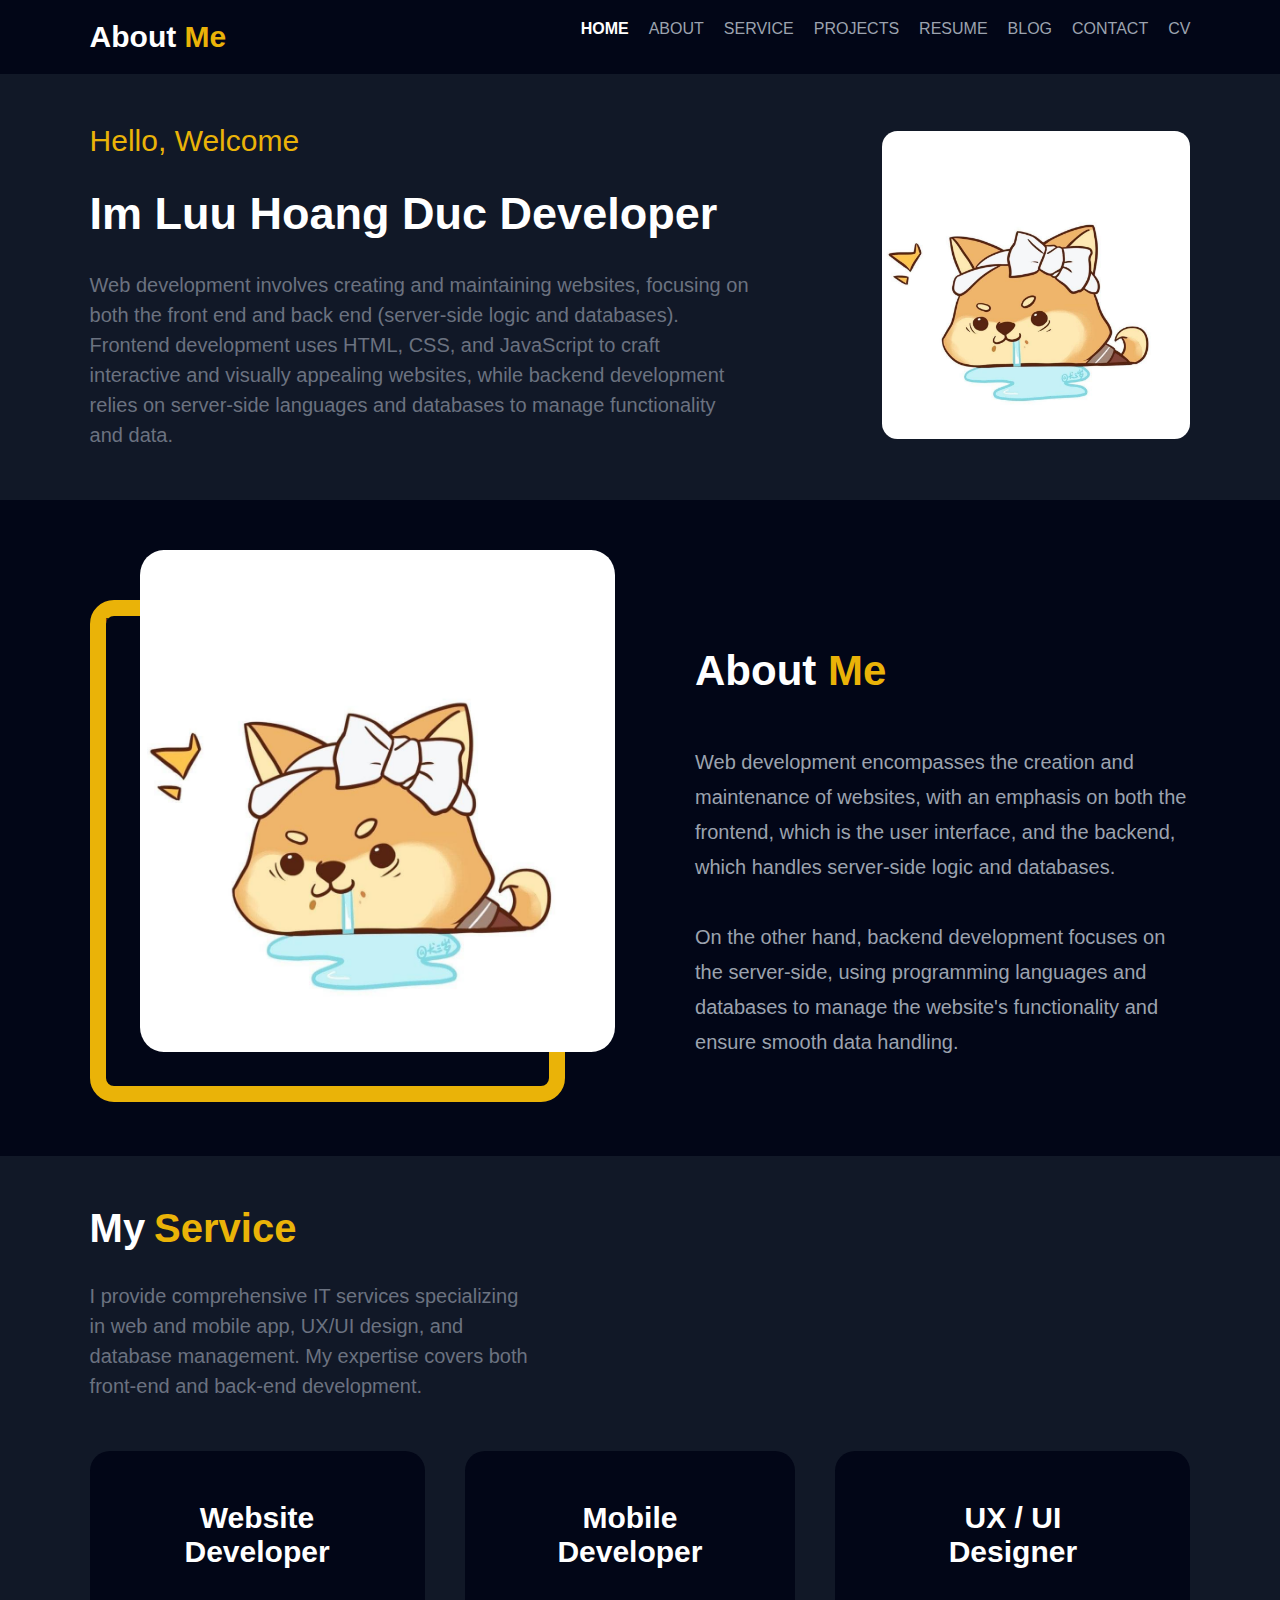
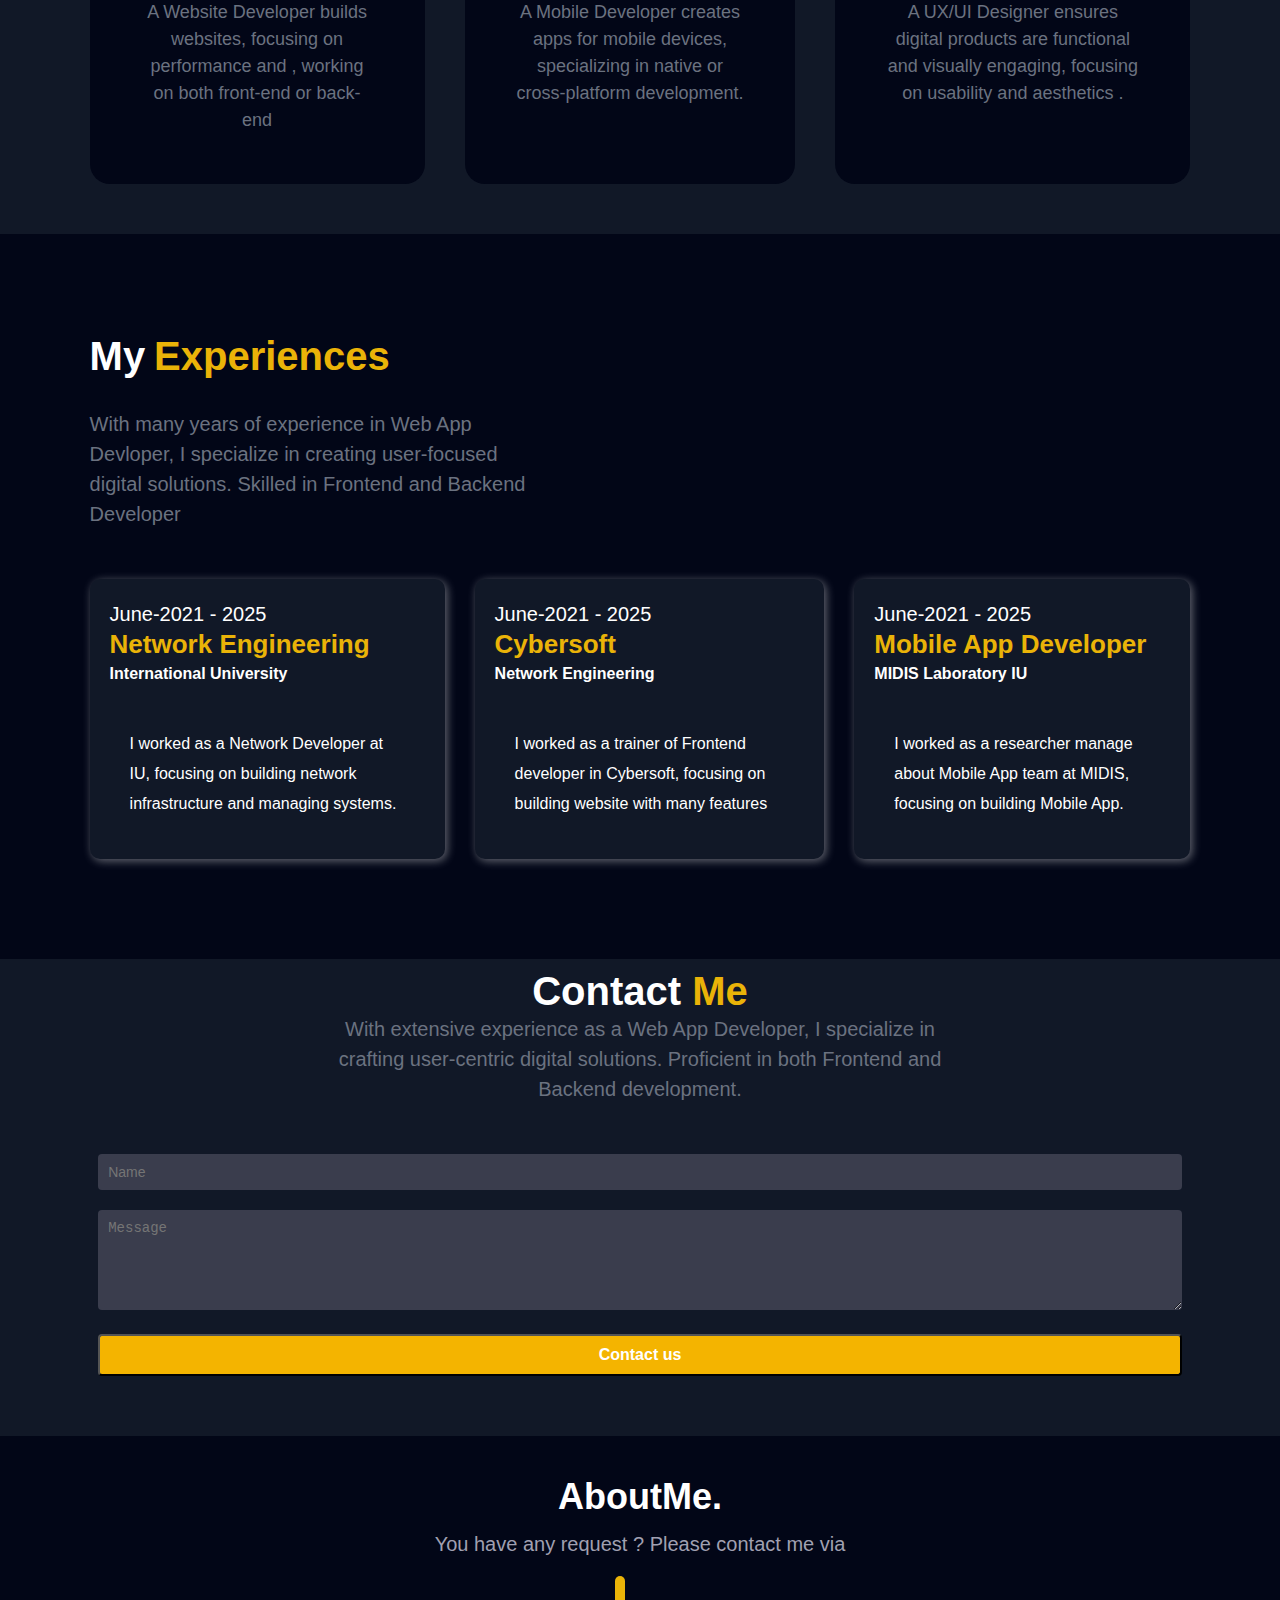
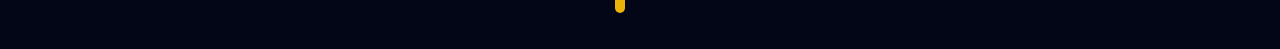
<file: index.html>
<!DOCTYPE html>
<html lang="en">
  <head>
    <meta charset="UTF-8" />
    <meta name="viewport" content="width=device-width, initial-scale=1.0" />

    <link rel="icon" href="../assets/Avt_Siba.jpg" type="image/x-icon" />
    <link rel="stylesheet" href="../css/index.css" />
    <link
      rel="stylesheet"
      href="https://cdnjs.cloudflare.com/ajax/libs/font-awesome/6.6.0/css/all.min.css"
      integrity="sha512-Kc323vGBEqzTmouAECnVceyQqyqdsSiqLQISBL29aUW4U/M7pSPA/gEUZQqv1cwx4OnYxTxve5UMg5GT6L4JJg=="
      crossorigin="anonymous"
      referrerpolicy="no-referrer"
    />

    <title>Luu Hoang Duc</title>
  </head>
  <body>
    <header>
      <div class="container navbar">
        <div class="logo">
          <span>About</span>
          <span class="me">Me</span>
        </div>

        <div class="navbarlist">
          <div class="nav_item main"><a href="./index.html">HOME</a></div>
          <div class="nav_item"><a href="./routes/aboutMe.html">ABOUT</a></div>
          <div class="nav_item">
            <a href="./routes/service.html">SERVICE</a>
          </div>
          <div class="nav_item">
            <a href="./routes/project.html">PROJECTS</a>
          </div>
          <div class="nav_item"><a href="./routes/resume.html">RESUME</a></div>
          <div class="nav_item"><a href="./routes/blog.html">BLOG</a></div>
          <div class="nav_item">
            <a href="./routes/contact.html">CONTACT</a>
          </div>
          <div class="nav_item">
            <a href="./routes/cv.html">CV</a>
          </div>
        </div>
      </div>
    </header>

    <section class="introduce">
      <div class="container">
        <div class="intro_left">
          <span class="subtitle">Hello, Welcome </span>
          <h1 class="title">Im Luu Hoang Duc Developer</h1>
          <p>
            Web development involves creating and maintaining websites, focusing
            on both the front end and back end (server-side logic and
            databases). Frontend development uses HTML, CSS, and JavaScript to
            craft interactive and visually appealing websites, while backend
            development relies on server-side languages and databases to manage
            functionality and data.
          </p>
        </div>

        <div class="intro_right">
          <img src="../assets/Avt_Siba.jpg" alt="" />
        </div>
      </div>
    </section>

    <section class="aboutme">
      <div class="container">
        <div class="about_left">
          <div>""</div>
          <img src="../assets/Avt_Siba.jpg" alt="" />
        </div>

        <div class="about_right">
          <h1 class="title"><span>About</span> <span class="me">Me</span></h1>
          <p>
            Web development encompasses the creation and maintenance of
            websites, with an emphasis on both the frontend, which is the user
            interface, and the backend, which handles server-side logic and
            databases.
            <br />
            <br />
            On the other hand, backend development focuses on the server-side,
            using programming languages and databases to manage the website's
            functionality and ensure smooth data handling.
          </p>
        </div>
      </div>
    </section>

    <section class="myService">
      <div class="container">
        <div class="my_service_title">
          <h1>
            <span>My</span>
            <span class="service_word">Service</span>
          </h1>

          <span class="description">
            I provide comprehensive IT services specializing in web and mobile
            app, UX/UI design, and database management. My expertise covers both
            front-end and back-end development.
          </span>
        </div>

        <div class="services">
          <div class="service">
            <div class="inner_service">
              <h1>Website Developer</h1>
              <span
                >A Website Developer builds websites, focusing on performance
                and , working on both front-end or back-end
              </span>
            </div>
          </div>
          <div class="service">
            <div class="inner_service">
              <h1>Mobile Developer</h1>
              <span
                >A Mobile Developer creates apps for mobile devices,
                specializing in native or cross-platform development.
              </span>
            </div>
          </div>
          <div class="service">
            <div class="inner_service">
              <h1>
                UX / UI <br />
                Designer
              </h1>
              <span
                >A UX/UI Designer ensures digital products are functional and
                visually engaging, focusing on usability and aesthetics .
              </span>
            </div>
          </div>
        </div>
      </div>
    </section>

    <section class="myExperience">
      <div class="container">
        <div class="exp_title">
          <h1>
            <span>My</span>
            <span class="service_word">Experiences</span>
          </h1>

          <span class="description">
            With many years of experience in Web App Devloper, I specialize in
            creating user-focused digital solutions. Skilled in Frontend and
            Backend Developer
          </span>
        </div>

        <div class="exps">
          <div class="exp">
            <div class="exp_inner">
              <h3>June-2021 - 2025</h3>
              <h1>Network Engineering</h1>
              <h4>International University</h4>
              <div>
                <span
                  >I worked as a Network Developer at IU, focusing on building
                  network infrastructure and managing systems.</span
                >
              </div>
            </div>
          </div>
          <div class="exp">
            <div class="exp_inner">
              <h3>June-2021 - 2025</h3>
              <h1>Cybersoft</h1>
              <h4>Network Engineering</h4>
              <div>
                <span
                  >I worked as a trainer of Frontend developer in Cybersoft,
                  focusing on building website with many features</span
                >
              </div>
            </div>
          </div>
          <div class="exp">
            <div class="exp_inner">
              <h3>June-2021 - 2025</h3>
              <h1>Mobile App Developer</h1>
              <h4>MIDIS Laboratory IU</h4>
              <div>
                <span
                  >I worked as a researcher manage about Mobile App team at
                  MIDIS, focusing on building Mobile App.
                </span>
              </div>
            </div>
          </div>
        </div>
      </div>
    </section>

    <section class="form">
      <div class="container">
        <div class="form_header">
          <h1>
            <span>Contact</span>
            <span class="form_word">Me</span>
          </h1>

          <span class="description">
            With extensive experience as a Web App Developer, I specialize in
            crafting user-centric digital solutions. Proficient in both Frontend
            and Backend development.
          </span>
        </div>

        <div class="contact-form">
          <form action="#" method="post">
            <div class="input-group">
              <input type="text" id="name" name="name" placeholder="Name" />
            </div>
            <div class="input-group">
              <textarea
                id="message"
                name="message"
                placeholder="Message"
              ></textarea>
            </div>
            <button type="submit" class="submit-btn">Contact us</button>
          </form>
        </div>
      </div>
    </section>

    <footer class="footer">
      <div class="container">
        <h2>AboutMe.</h2>
        <p>You have any request ? Please contact me via</p>
        <div class="social-icons">
          <a href="https://www.facebook.com/ducemwatami/"
            ><i class="fab fa-facebook"></i
          ></a>
          <a
            href="www.linkedin.com/in/luu-duc-lhduc141
          "
            ><i class="fab fa-linkedin"></i
          ></a>
          <a href="https://www.instagram.com/"
            ><i class="fab fa-instagram"></i
          ></a>
        </div>
      </div>
    </footer>
  </body>
</html>
</file>
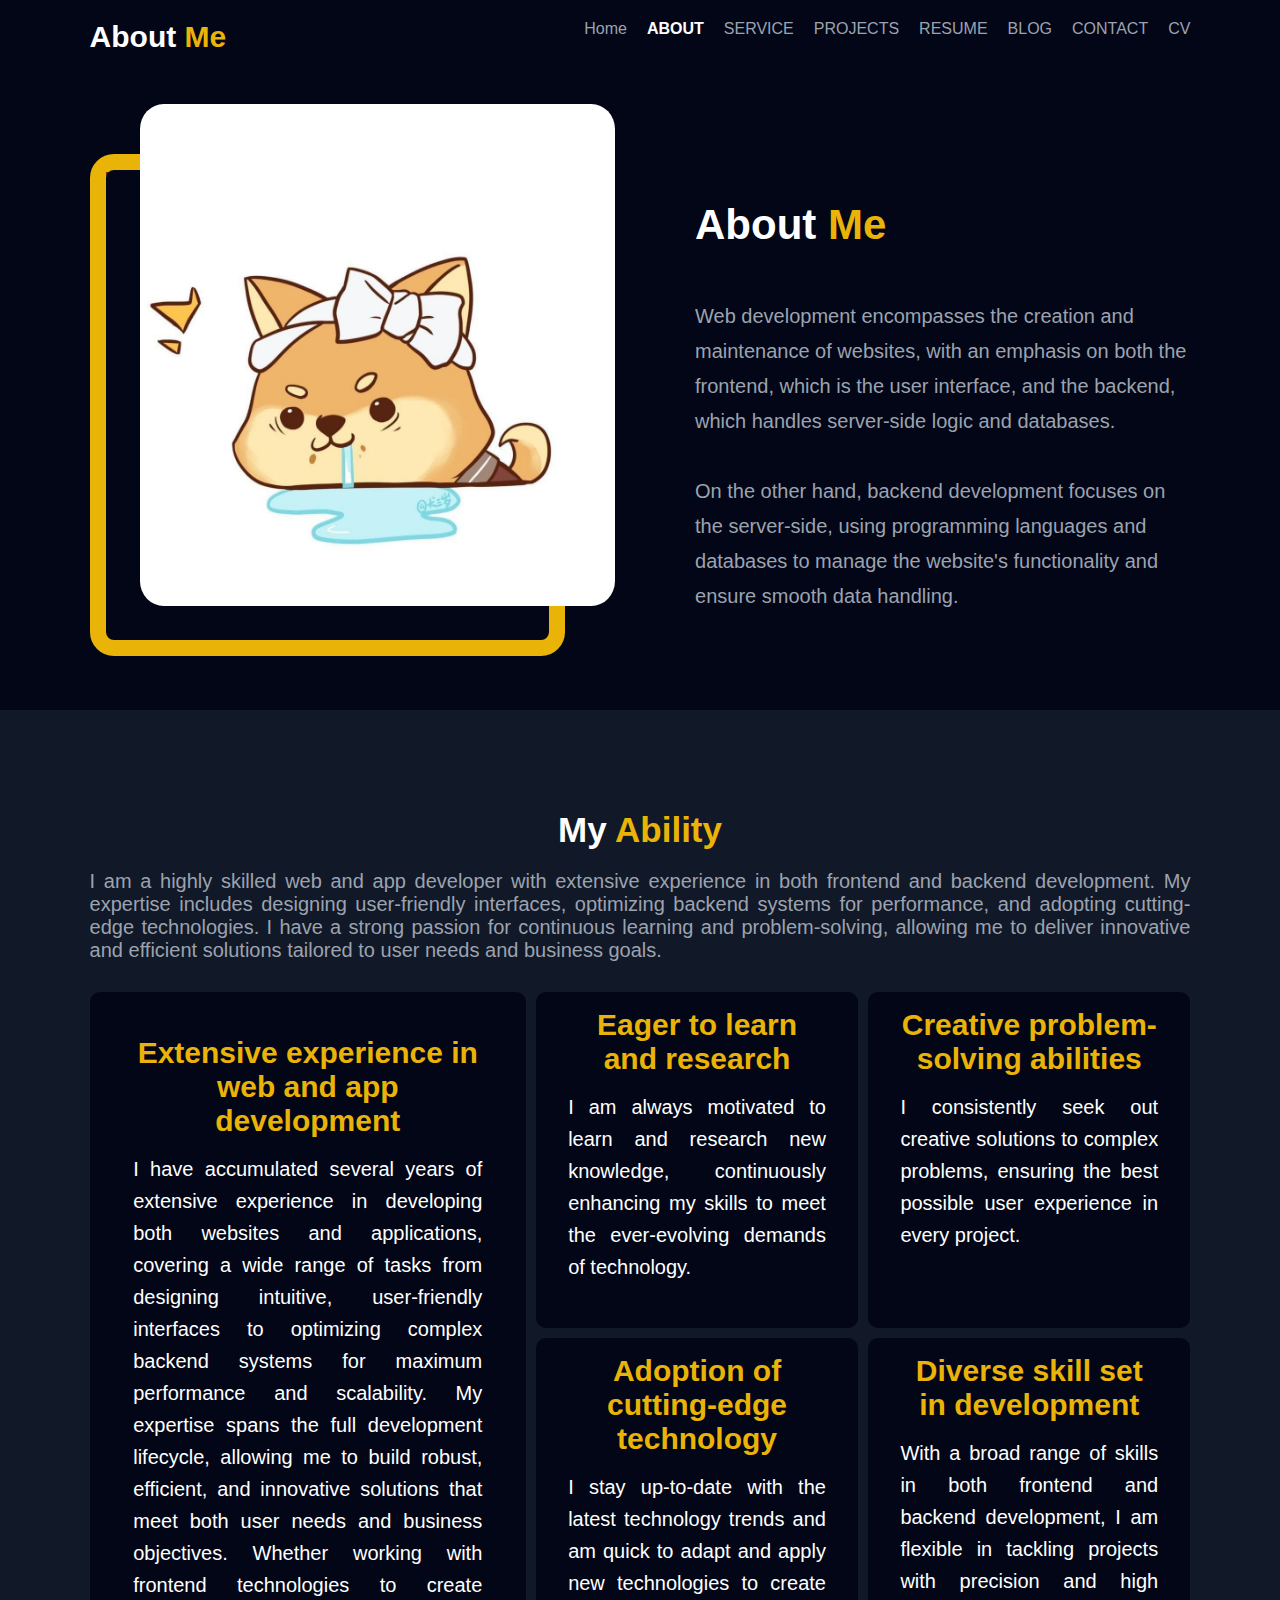
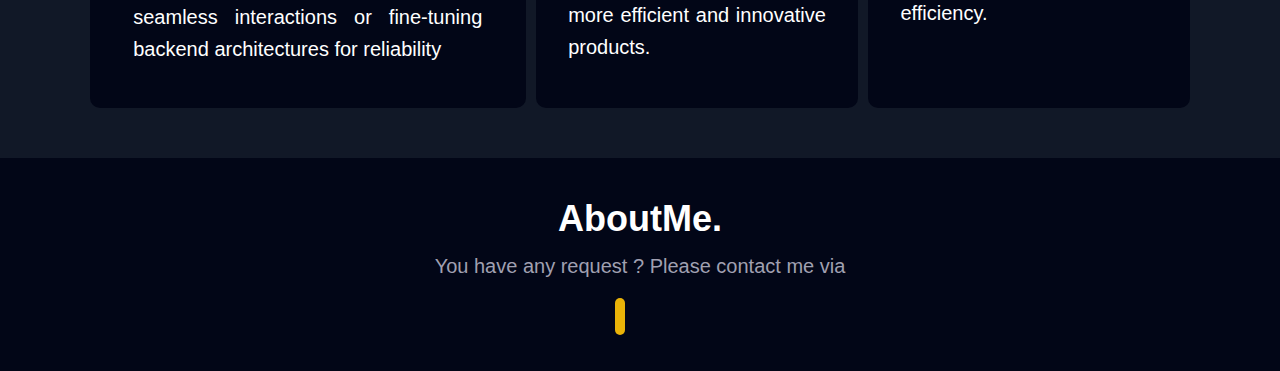
<file: routes/aboutMe.html>
<!DOCTYPE html>
<html lang="en">

<head>
  <meta charset="UTF-8" />
  <meta name="viewport" content="width=device-width, initial-scale=1.0" />

  <link rel="icon" href="../assets/Avt_Siba.jpg" type="image/x-icon" />
  <link rel="stylesheet" href="../css/index.css" />
  <link rel="stylesheet" href="https://cdnjs.cloudflare.com/ajax/libs/font-awesome/6.6.0/css/all.min.css"
    integrity="sha512-Kc323vGBEqzTmouAECnVceyQqyqdsSiqLQISBL29aUW4U/M7pSPA/gEUZQqv1cwx4OnYxTxve5UMg5GT6L4JJg=="
    crossorigin="anonymous" referrerpolicy="no-referrer" />

  <title>About Me</title>
</head>

<body>
  <header>
    <div class="container navbar">
      <div class="logo">
        <span>About</span>
        <span class="me">Me</span>
      </div>

      <div class="navbarlist">
        <div class="nav_item"><a href="../index.html">Home</a></div>
        <div class="nav_item main"><a href="./aboutMe.html">ABOUT</a></div>
        <div class="nav_item"><a href="./service.html">SERVICE</a></div>
        <div class="nav_item "><a href="./project.html">PROJECTS</a></div>
        <div class="nav_item"><a href="./resume.html">RESUME</a></div>
        <div class="nav_item"><a href="./blog.html">BLOG</a></div>
        <div class="nav_item"><a href="./contact.html">CONTACT</a></div>
        <div class="nav_item">
          <a href="./cv.html">CV</a>
        </div>
      </div>
    </div>
  </header>


  <section class="aboutme">
    <div class="container">
      <div class="about_left">
        <div>""</div>
        <img src="../assets/Avt_Siba.jpg" alt="" />
      </div>

      <div class="about_right">
        <h1 class="title"><span>About</span> <span class="me">Me</span></h1>
        <p>
          Web development encompasses the creation and maintenance of
          websites, with an emphasis on both the frontend, which is the user
          interface, and the backend, which handles server-side logic and
          databases.
          <br />
          <br />
          On the other hand, backend development focuses on the server-side,
          using programming languages and databases to manage the website's
          functionality and ensure smooth data handling.
        </p>
      </div>
    </div>
  </section>

  <section class="myAbility">
    <div class="container">
      <div class="ability_title">
        <h1>
          <span>My</span>
          <span class="word">Ability</span>
        </h1>

        <span class="description">
          I am a highly skilled web and app developer with extensive experience in both frontend and backend
          development. My expertise includes designing user-friendly interfaces, optimizing backend systems for
          performance, and adopting cutting-edge technologies. I have a strong passion for continuous learning and
          problem-solving, allowing me to deliver innovative and efficient solutions tailored to user needs and business
          goals.
        </span>
      </div>


      <div class="about_card">
        <div class="left-side">
          <div class="card large-card">
            <h2>Extensive experience in web and app development</h2>
            <p>I have accumulated several years of extensive experience in developing both websites and applications,
              covering a wide range of tasks from designing intuitive, user-friendly interfaces to optimizing complex
              backend systems for maximum performance and scalability. My expertise spans the full development
              lifecycle, allowing me to build robust, efficient, and innovative solutions that meet both user needs and
              business objectives. Whether working with frontend technologies to create seamless interactions or
              fine-tuning backend architectures for reliability</p>
          </div>
        </div>

        <!-- Right side with 4 cards -->
        <div class="right-side">
          <div class="card small-card">
            <h2>Eager to learn and research</h2>
            <p>I am always motivated to learn and research new knowledge, continuously enhancing my skills to meet the
              ever-evolving demands of technology.</p>
          </div>
          <div class="card small-card">
            <h2>Creative problem-solving abilities</h2>
            <p>I consistently seek out creative solutions to complex problems, ensuring the best possible user
              experience in every project.</p>
          </div>
          <div class="card small-card">
            <h2>Adoption of cutting-edge technology</h2>
            <p>I stay up-to-date with the latest technology trends and am quick to adapt and apply new technologies to
              create more efficient and innovative products.</p>
          </div>
          <div class="card small-card">
            <h2>Diverse skill set in development</h2>
            <p>With a broad range of skills in both frontend and backend development, I am flexible in tackling projects
              with precision and high efficiency.</p>
          </div>
        </div>
      </div>
  </section>

  <footer class="footer">
    <div class="container">
      <h2>AboutMe.</h2>
      <p>You have any request ? Please contact me via</p>
      <div class="social-icons">
        <a href="https://www.facebook.com/ducemwatami/"><i class="fab fa-facebook"></i></a>
        <a href="www.linkedin.com/in/luu-duc-lhduc141
          "><i class="fab fa-linkedin"></i></a>
        <a href="https://www.instagram.com/"><i class="fab fa-instagram"></i></a>
      </div>
    </div>
  </footer>
</body>

</html>
</file>
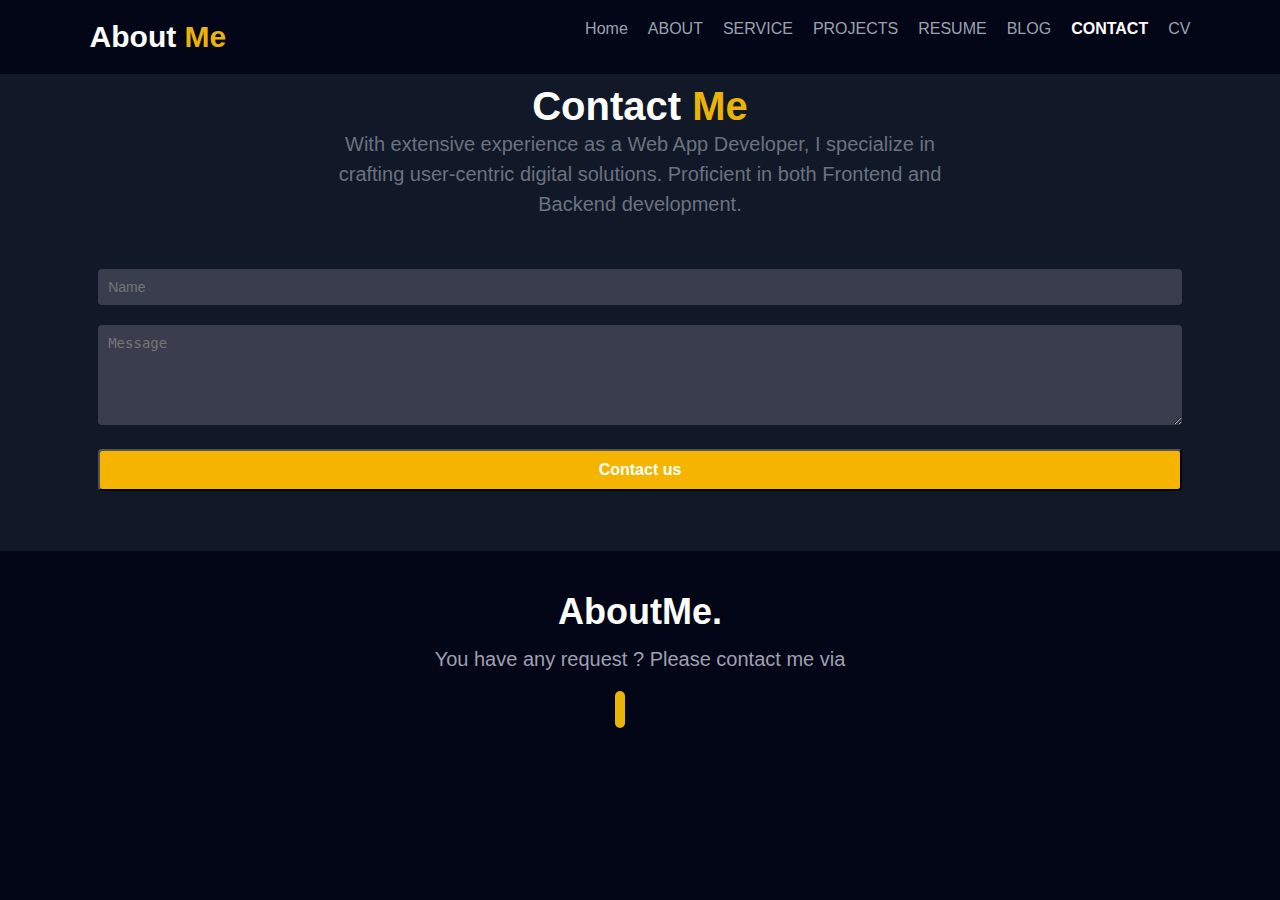
<file: routes/contact.html>
<!DOCTYPE html>
<html lang="en">

<head>
  <meta charset="UTF-8" />
  <meta name="viewport" content="width=device-width, initial-scale=1.0" />

  <link rel="icon" href="../assets/Avt_Siba.jpg" type="image/x-icon" />
  <link rel="stylesheet" href="../css/index.css" />
  <link rel="stylesheet" href="https://cdnjs.cloudflare.com/ajax/libs/font-awesome/6.6.0/css/all.min.css"
    integrity="sha512-Kc323vGBEqzTmouAECnVceyQqyqdsSiqLQISBL29aUW4U/M7pSPA/gEUZQqv1cwx4OnYxTxve5UMg5GT6L4JJg=="
    crossorigin="anonymous" referrerpolicy="no-referrer" />

  <title>Contact</title>
</head>

<body>
  <header>
    <div class="container navbar">
      <div class="logo">
        <span>About</span>
        <span class="me">Me</span>
      </div>

      <div class="navbarlist">
        <div class="nav_item"><a href="../index.html">Home</a></div>
        <div class="nav_item"><a href="./aboutMe.html">ABOUT</a></div>
        <div class="nav_item"><a href="./service.html">SERVICE</a></div>
        <div class="nav_item "><a href="./project.html">PROJECTS</a></div>
        <div class="nav_item"><a href="./resume.html">RESUME</a></div>
        <div class="nav_item"><a href="./blog.html">BLOG</a></div>
        <div class="nav_item main"><a href="./contact.html">CONTACT</a></div>
        <div class="nav_item">
          <a href="./cv.html">CV</a>
        </div>
      </div>
    </div>
  </header>

  <section class="form">
    <div class="container">
      <div class="form_header">
        <h1>
          <span>Contact</span>
          <span class="form_word">Me</span>
        </h1>

        <span class="description">
          With extensive experience as a Web App Developer, I specialize in
          crafting user-centric digital solutions. Proficient in both Frontend
          and Backend development.
        </span>
      </div>

      <div class="contact-form">
        <form action="#" method="post">
          <div class="input-group">
            <input type="text" id="name" name="name" placeholder="Name" />
          </div>
          <div class="input-group">
            <textarea id="message" name="message" placeholder="Message"></textarea>
          </div>
          <button type="submit" class="submit-btn">Contact us</button>
        </form>
      </div>
    </div>
  </section>

  <footer class="footer">
    <div class="container">
      <h2>AboutMe.</h2>
      <p>You have any request ? Please contact me via</p>
      <div class="social-icons">
        <a href="https://www.facebook.com/ducemwatami/"><i class="fab fa-facebook"></i></a>
        <a href="www.linkedin.com/in/luu-duc-lhduc141
          "><i class="fab fa-linkedin"></i></a>
        <a href="https://www.instagram.com/"><i class="fab fa-instagram"></i></a>
      </div>
    </div>
  </footer>
</body>

</html>
</file>
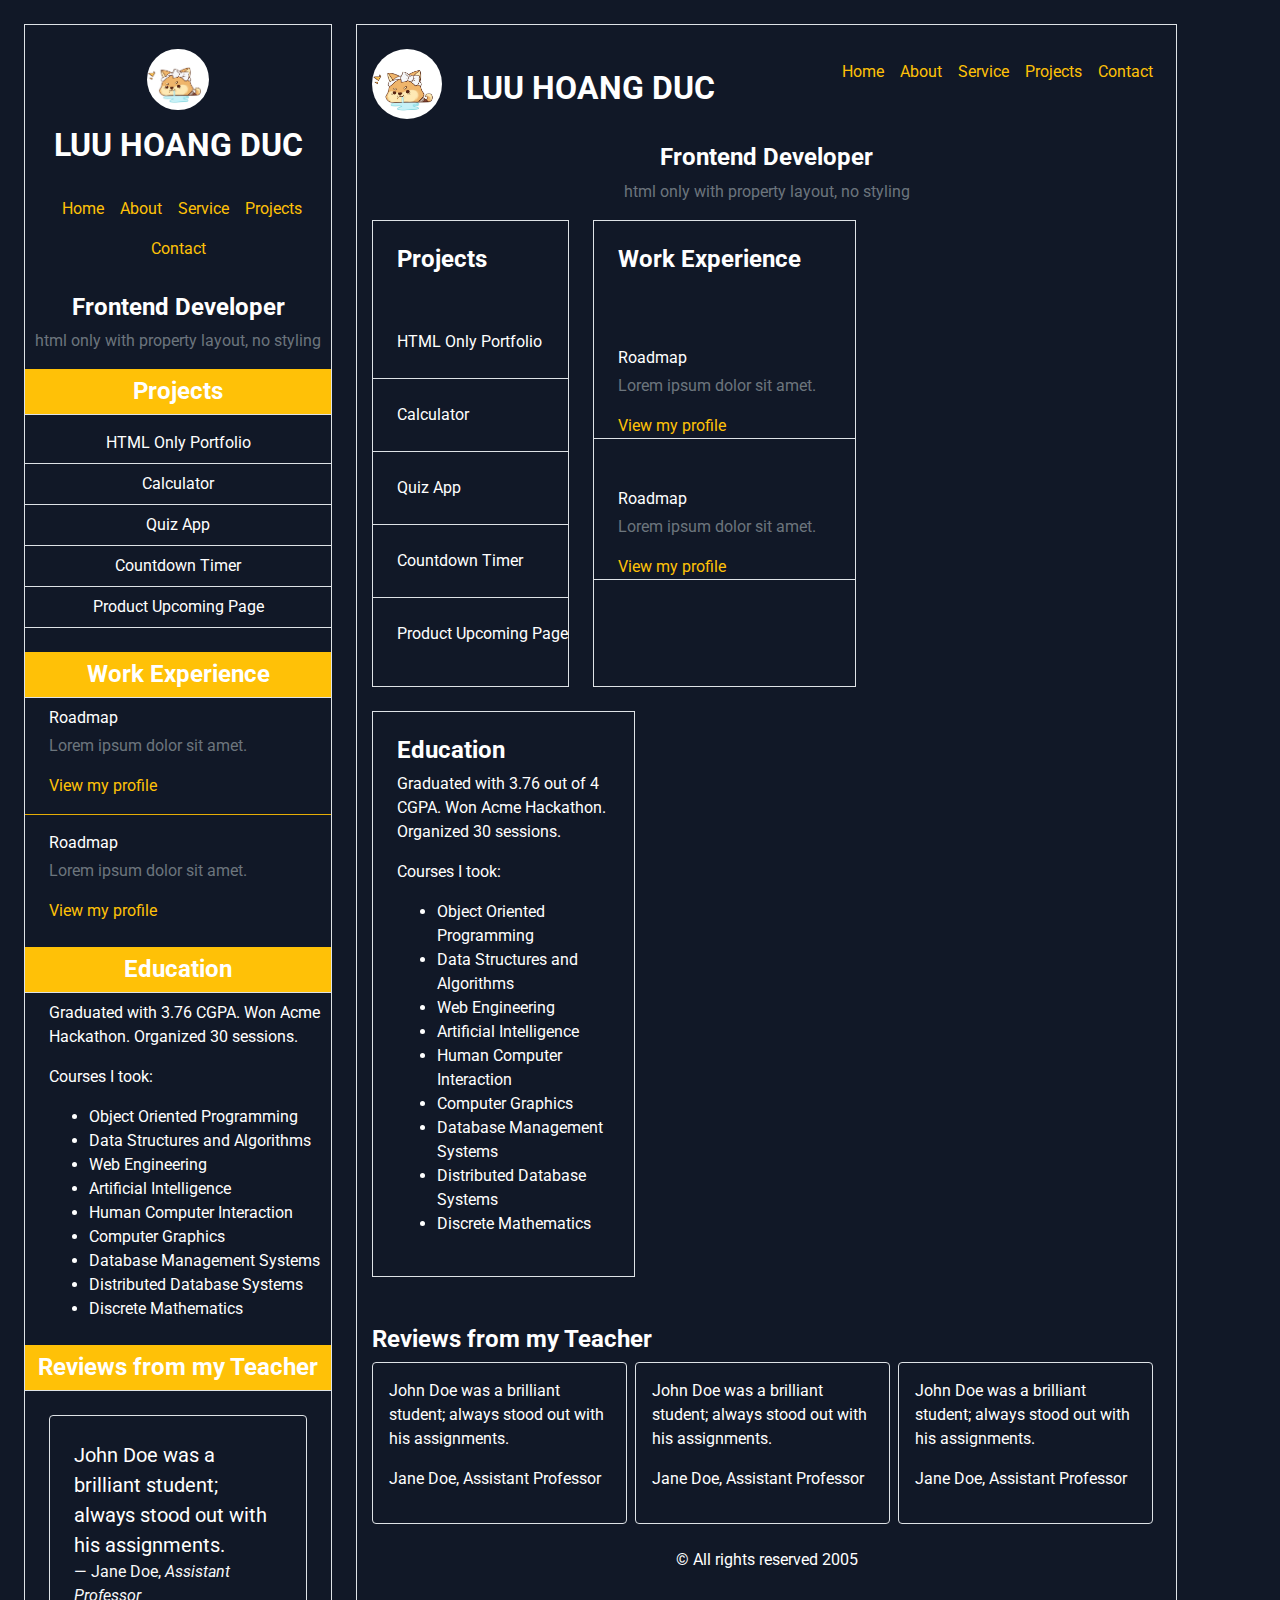
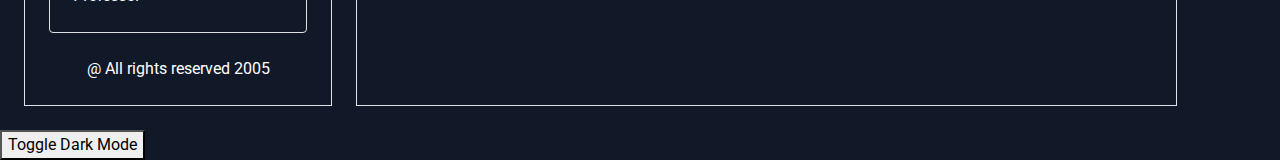
<file: routes/cv.html>
<!DOCTYPE html>
<html lang="en">

<head>
  <title>Title</title>
  <!-- Required meta tags -->
  <meta charset="utf-8" />
  <meta name="viewport" content="width=device-width, initial-scale=1, shrink-to-fit=no" />

  <link rel="preconnect" href="https://fonts.googleapis.com" />
  <link rel="preconnect" href="https://fonts.gstatic.com" crossorigin />
  <link href="https://fonts.googleapis.com/css2?family=Roboto:wght@400;700&display=swap" rel="stylesheet" />

  <!-- Bootstrap CSS -->
  <link rel="stylesheet" href="https://stackpath.bootstrapcdn.com/bootstrap/4.3.1/css/bootstrap.min.css"
    integrity="sha384-ggOyR0iXCbMQv3Xipma34MD+dH/1fQ784/j6cY/iJTQUOhcWr7x9JvoRxT2MZw1T" crossorigin="anonymous" />
</head>

<body style="background-color: #111827; color: white; font-family: 'Roboto', sans-serif;">
  <section class="d-flex flex-wrap p-4">
    <!-- left section -->
    <section class="border col-12 col-md-4 col-lg-3 mr-4 p-0 mb-4 mb-md-0">
      <header class="text-center mb-4 mt-4">
        <img src="../assets/Avt_Siba.jpg" alt="Profile picture" class="rounded-circle img-fluid" style="width: 20%" />
        <h2 class="text-uppercase mt-3" style="font-weight: bold">Luu Hoang Duc</h2>
      </header>

      <nav class="nav d-flex flex-wrap text-center mb-4 mx-auto justify-content-center">
        <a class="nav-link text-warning p-2 pl-3" href="../index.html">Home</a>
        <a class="nav-link text-warning p-2" href="../routes/aboutMe.html">About</a>
        <a class="nav-link text-warning p-2" href="../routes/service.html">Service</a>
        <a class="nav-link text-warning p-2" href="../routes/project.html">Projects</a>
        <a class="nav-link text-warning p-2" href="../routes/contact.html">Contact</a>
      </nav>

      <div class="text-center">
        <h4 class="font-weight-bold">Frontend Developer</h4>
        <p class="text-muted">html only with property layout, no styling</p>
      </div>

      <div class="mb-4 text-center">
        <h4 class="font-weight-bold pt-2 pb-2 border-bottom bg-warning">Projects</h4>
        <ul class="list-unstyled">
          <li class="pb-2 pt-2 border-bottom">HTML Only Portfolio</li>
          <li class="pb-2 pt-2 border-bottom">Calculator</li>
          <li class="pb-2 pt-2 border-bottom">Quiz App</li>
          <li class="pb-2 pt-2 border-bottom">Countdown Timer</li>
          <li class="pb-2 pt-2 border-bottom">Product Upcoming Page</li>
        </ul>
      </div>

      <div class="mb-4">
        <h4 class="font-weight-bold pt-2 pb-2 border-bottom bg-warning text-center">Work Experience</h4>
        <ul class="list-unstyled">
          <li class="mb-2 ml-4">
            <p class="mb-1">Roadmap</p>
            <p class="text-muted">Lorem ipsum dolor sit amet.</p>
            <a href="#" class="text-warning">View my profile</a>
          </li>
          <hr class="bg-warning" />

          <li class="mb-2 ml-4">
            <p class="mb-1">Roadmap</p>
            <p class="text-muted">Lorem ipsum dolor sit amet.</p>
            <a href="#" class="text-warning">View my profile</a>
          </li>
        </ul>
      </div>

      <div class="mb-4">
        <h4 class="font-weight-bold pt-2 pb-2 border-bottom bg-warning text-center">Education</h4>
        <div class="ml-4">
          <p>Graduated with 3.76 CGPA. Won Acme Hackathon. Organized 30 sessions.</p>
          <p>Courses I took:</p>
          <ul>
            <li>Object Oriented Programming</li>
            <li>Data Structures and Algorithms</li>
            <li>Web Engineering</li>
            <li>Artificial Intelligence</li>
            <li>Human Computer Interaction</li>
            <li>Computer Graphics</li>
            <li>Database Management Systems</li>
            <li>Distributed Database Systems</li>
            <li>Discrete Mathematics</li>
          </ul>
        </div>
      </div>

      <div class="mb-4">
        <h4 class="font-weight-bold pt-2 pb-2 border-bottom bg-warning text-center">Reviews from my Teacher</h4>
        <blockquote class="blockquote border p-4 m-4 rounded">
          <p class="mb-0">
            John Doe was a brilliant student; always stood out with his
            assignments.
          </p>
          <footer class="blockquote-footer text-light">Jane Doe, <cite title="Source Title">Assistant Professor</cite>
          </footer>
        </blockquote>
        <p class="text-center">@ All rights reserved 2005</p>
      </div>
    </section>

    <!-- Right section -->
    <section class="border col-md-8 col-lg-8">
      <section class="header_title d-flex flex-column flex-md-row justify-content-between align-items-center">
        <header class="text-center mb-4 mt-4 d-flex flex-column flex-md-row align-items-center">
          <img src="../assets/Avt_Siba.jpg" alt="Profile picture" class="rounded-circle img-fluid mr-4"
            style="width: 70px" />
          <h2 class="text-uppercase mt-3" style="font-weight: bold">Luu Hoang Duc</h2>
        </header>

        <nav class="nav d-flex flex-wrap justify-content-center mb-4">
          <a class="nav-link text-warning p-2 pl-3" href="../index.html">Home</a>
          <a class="nav-link text-warning p-2" href="../routes/aboutMe.html">About</a>
          <a class="nav-link text-warning p-2" href="../routes/service.html">Service</a>
          <a class="nav-link text-warning p-2" href="../routes/project.html">Projects</a>
          <a class="nav-link text-warning p-2" href="../routes/contact.html">Contact</a>
        </nav>

      </section>

      <section class="text-center">
        <h4 class="font-weight-bold">Frontend Developer</h4>
        <p class="text-muted">html only with property layout, no styling</p>
      </section>

      <div>
        <div class="row mx-auto mb-4">
          <div class="col-4 col-sm-12 col-md-3 mr-4 mb-4 border p-0">
            <h4 class="font-weight-bold p-4">Projects</h4>
            <ul class="list-unstyled">
              <li class="pb-4 pt-4 pl-4 border-bottom">HTML Only Portfolio</li>
              <li class="pb-4 pt-4 pl-4 border-bottom">Calculator</li>
              <li class="pb-4 pt-4 pl-4 border-bottom">Quiz App</li>
              <li class="pb-4 pt-4 pl-4 border-bottom">Countdown Timer</li>
              <li class="pb-4 pt-4 pl-4">Product Upcoming Page</li>
            </ul>
          </div>

          <div class="col-4 col-sm-12 col-md-4 mr-4 mb-4 border p-0">
            <h4 class="font-weight-bold p-4">Work Experience</h4>
            <ul class="list-unstyled">
              <li class="mb-2 border-bottom mt-5 px-4">
                <p class="mb-1">Roadmap</p>
                <p class="text-muted">Lorem ipsum dolor sit amet.</p>
                <a href="#" class="text-warning">View my profile</a>
              </li>
              <li class="mb-2 border-bottom mt-5 px-4">
                <p class="mb-1">Roadmap</p>
                <p class="text-muted">Lorem ipsum dolor sit amet.</p>
                <a href="#" class="text-warning">View my profile</a>
              </li>
            </ul>
          </div>

          <div class="col-4 col-md-4 mr-4 mb-4 border p-4">
            <h4 class="font-weight-bold">Education</h4>
            <p>Graduated with 3.76 out of 4 CGPA. Won Acme Hackathon. Organized 30 sessions.</p>
            <p>Courses I took:</p>
            <ul>
              <li>Object Oriented Programming</li>
              <li>Data Structures and Algorithms</li>
              <li>Web Engineering</li>
              <li>Artificial Intelligence</li>
              <li>Human Computer Interaction</li>
              <li>Computer Graphics</li>
              <li>Database Management Systems</li>
              <li>Distributed Database Systems</li>
              <li>Discrete Mathematics</li>
            </ul>
          </div>
        </div>

        <div class="teacher_review mb-4">
          <h4 class="font-weight-bold">Reviews from my Teacher</h4>
          <div class="d-flex flex-column flex-md-row justify-content-around">
            <div class="review_inner p-3 mb-2 mb-md-0 mr-2 border rounded">
              <p>John Doe was a brilliant student; always stood out with his assignments.</p>
              <p>Jane Doe, Assistant Professor</p>
            </div>
            <div class="review_inner p-3 mb-2 mb-md-0 mr-2 border rounded">
              <p>John Doe was a brilliant student; always stood out with his assignments.</p>
              <p>Jane Doe, Assistant Professor</p>
            </div>
            <div class="review_inner p-3 mb-2 mb-md-0 mr-2 border rounded">
              <p>John Doe was a brilliant student; always stood out with his assignments.</p>
              <p>Jane Doe, Assistant Professor</p>
            </div>
          </div>
        </div>

        <p class="text-center">&copy; All rights reserved 2005</p>
      </div>
    </section>
  </section>

  <button id="toggle-dark-mode">Toggle Dark Mode</button>

  <script>
    const toggleButton = document.getElementById('toggle-dark-mode');
    toggleButton.addEventListener('click', () => {
      document.body.classList.toggle('dark-mode');
    });
  </script>


  <!-- Optional JavaScript -->
  <!-- jQuery first, then Popper.js, then Bootstrap JS -->
  <script src="https://code.jquery.com/jquery-3.3.1.slim.min.js"
    integrity="sha384-q8i/X+965DzO0rT7abK41JStQIAqVgRVzpbzo5smXKp4YfRvH+8abtTE1Pi6jizo"
    crossorigin="anonymous"></script>
  <script src="https://cdnjs.cloudflare.com/ajax/libs/popper.js/1.14.7/umd/popper.min.js"
    integrity="sha384-UO2eT0CpHqdSJQ6hJty5KVphtPhzWj9WO1clHTMGa3JDZwrnQq4sF86dIHNDz0W1"
    crossorigin="anonymous"></script>
  <script src="https://stackpath.bootstrapcdn.com/bootstrap/4.3.1/js/bootstrap.min.js"
    integrity="sha384-JjSmVgyd0p3pXB1rRibZUAYoIIy6OrQ6VrjIEaFf/nJGzIxFDsf4x0xIM+B07jRM"
    crossorigin="anonymous"></script>

</body>

</html>
</file>
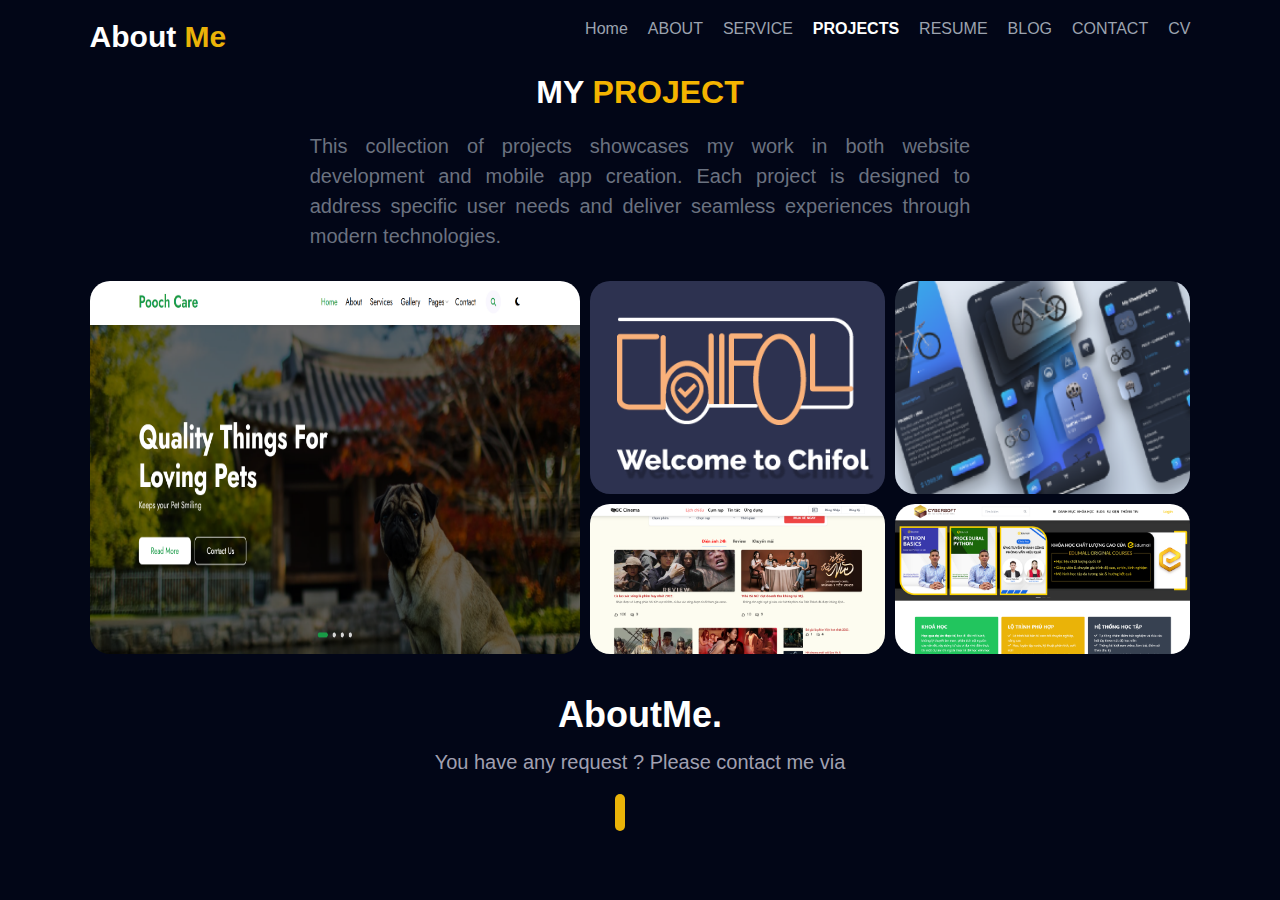
<file: routes/project.html>
<!DOCTYPE html>
<html lang="en">
  <head>
    <meta charset="UTF-8" />
    <meta name="viewport" content="width=device-width, initial-scale=1.0" />

    <link rel="icon" href="../assets/Avt_Siba.jpg" type="image/x-icon" />
    <link rel="stylesheet" href="../css/index.css" />
    <link
      rel="stylesheet"
      href="https://cdnjs.cloudflare.com/ajax/libs/font-awesome/6.6.0/css/all.min.css"
      integrity="sha512-Kc323vGBEqzTmouAECnVceyQqyqdsSiqLQISBL29aUW4U/M7pSPA/gEUZQqv1cwx4OnYxTxve5UMg5GT6L4JJg=="
      crossorigin="anonymous"
      referrerpolicy="no-referrer"
    />

    <title>Project</title>
  </head>
  <body>
    <header>
      <div class="container navbar">
        <div class="logo">
          <span>About</span>
          <span class="me">Me</span>
        </div>

        <div class="navbarlist">
          <div class="nav_item"><a href="../index.html">Home</a></div>
          <div class="nav_item"><a href="./aboutMe.html">ABOUT</a></div>
          <div class="nav_item"><a href="./service.html">SERVICE</a></div>
          <div class="nav_item main"><a href="./project.html">PROJECTS</a></div>
          <div class="nav_item"><a href="./resume.html">RESUME</a></div>
          <div class="nav_item"><a href="./blog.html">BLOG</a></div>
          <div class="nav_item"><a href="./contact.html">CONTACT</a></div>
          <div class="nav_item">
            <a href="./cv.html">CV</a>
          </div>
        </div>
      </div>
    </header>

    <section>
      <div class="container">
        <div class="project_title">
          <h1>
            <span>MY</span>
            <span>PROJECT</span>
          </h1>
          <div>
            <span class="desc">
              This collection of projects showcases my work in both website
              development and mobile app creation. Each project is designed to
              address specific user needs and deliver seamless experiences
              through modern technologies.
            </span>
          </div>
        </div>
        <div class="main_project">
          <div class="left_project">
            <img src="../assets/service1.png" alt="" />
          </div>
          <div class="right_project">
            <img src="../assets/service2.png" alt="" />
            <img src="../assets/service3.png" alt="" />
            <img src="../assets/project1.png" alt="" />
            <img src="../assets/project2.png" alt="" />
          </div>
        </div>
      </div>
    </section>

    <footer class="footer">
      <div class="container">
        <h2>AboutMe.</h2>
        <p>You have any request ? Please contact me via</p>
        <div class="social-icons">
          <a href="https://www.facebook.com/ducemwatami/"
            ><i class="fab fa-facebook"></i
          ></a>
          <a
            href="www.linkedin.com/in/luu-duc-lhduc141
          "
            ><i class="fab fa-linkedin"></i
          ></a>
          <a href="https://www.instagram.com/"
            ><i class="fab fa-instagram"></i
          ></a>
        </div>
      </div>
    </footer>
  </body>
</html>
</file>
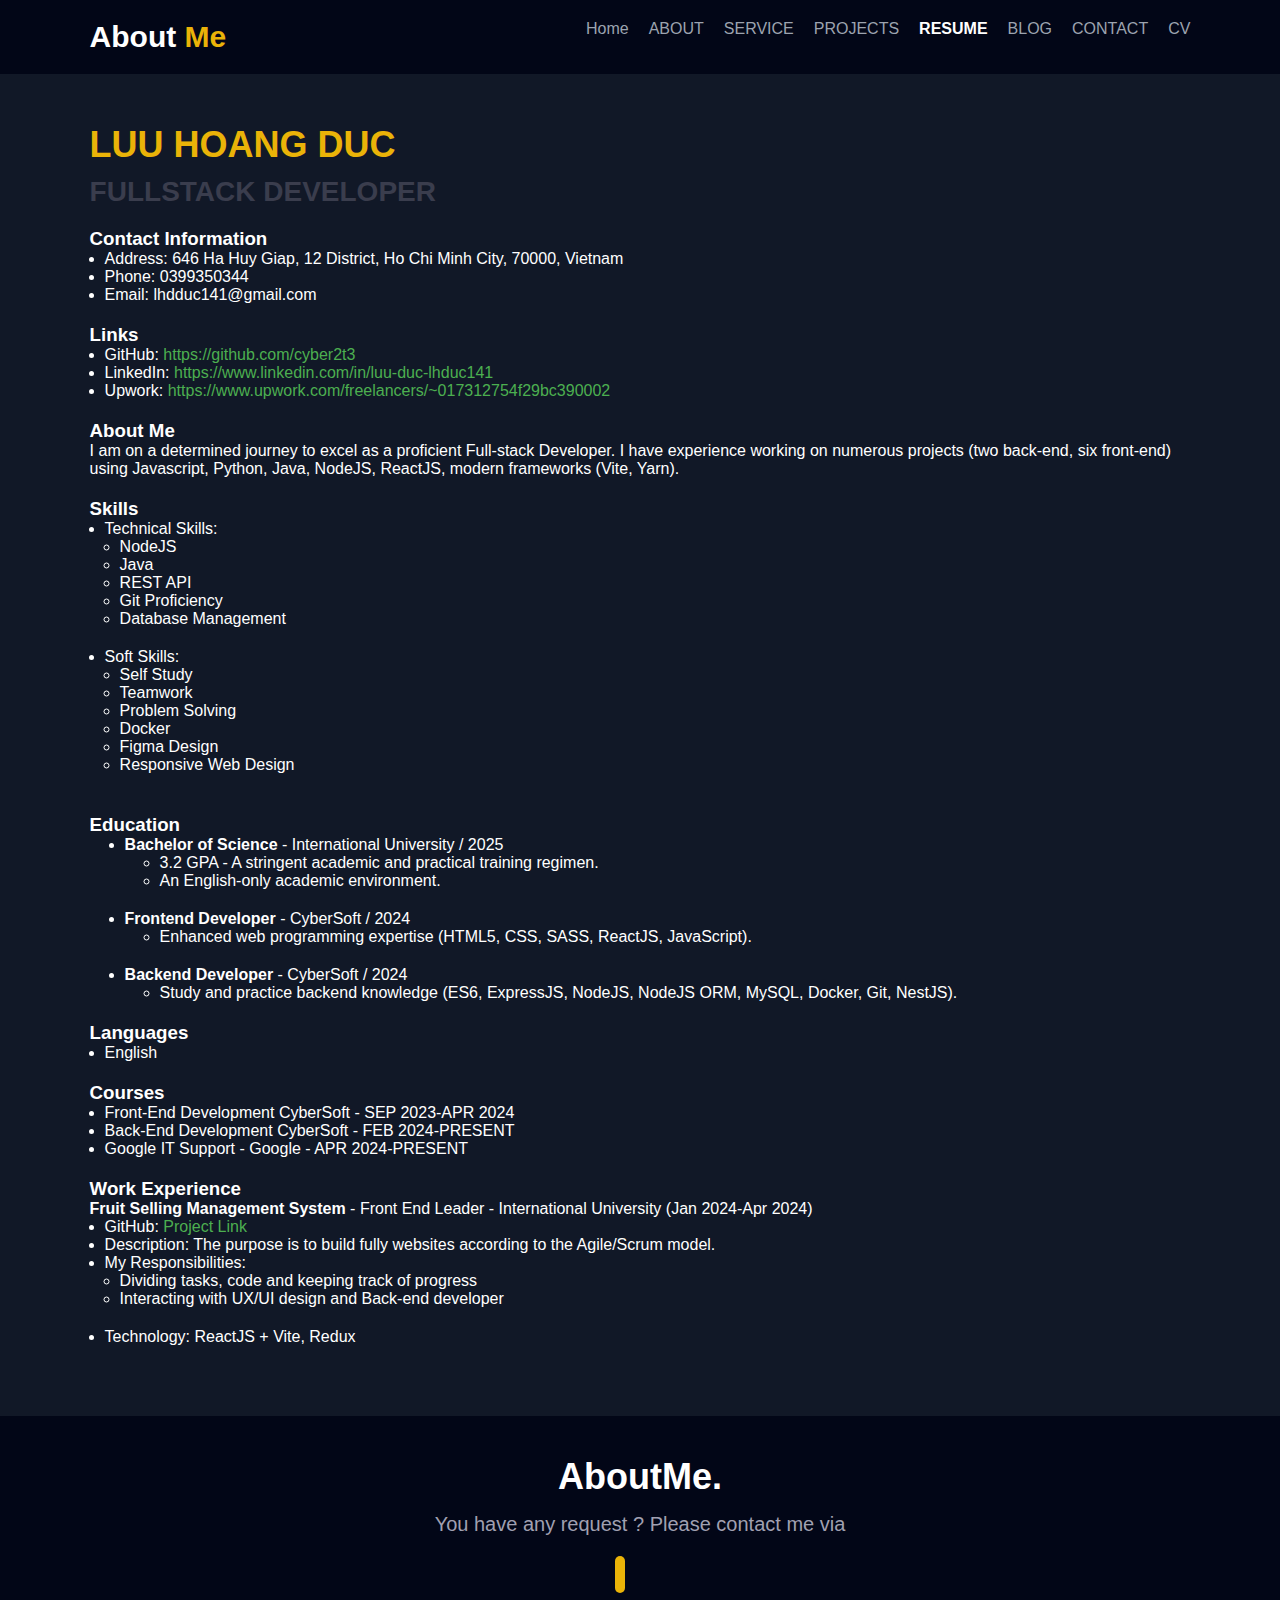
<file: routes/resume.html>
<!DOCTYPE html>
<html lang="en">

<head>
  <meta charset="UTF-8" />
  <meta name="viewport" content="width=device-width, initial-scale=1.0" />

  <link rel="icon" href="../assets/Avt_Siba.jpg" type="image/x-icon" />
  <link rel="stylesheet" href="../css/index.css" />
  <link rel="stylesheet" href="https://cdnjs.cloudflare.com/ajax/libs/font-awesome/6.6.0/css/all.min.css"
    integrity="sha512-Kc323vGBEqzTmouAECnVceyQqyqdsSiqLQISBL29aUW4U/M7pSPA/gEUZQqv1cwx4OnYxTxve5UMg5GT6L4JJg=="
    crossorigin="anonymous" referrerpolicy="no-referrer" />

  <title>Resume</title>
</head>

<body>
  <header>
    <div class="container navbar">
      <div class="logo">
        <span>About</span>
        <span class="me">Me</span>
      </div>

      <div class="navbarlist">
        <div class="nav_item"><a href="../index.html">Home</a></div>
        <div class="nav_item"><a href="./aboutMe.html">ABOUT</a></div>
        <div class="nav_item"><a href="./service.html">SERVICE</a></div>
        <div class="nav_item "><a href="./project.html">PROJECTS</a></div>
        <div class="nav_item main"><a href="./resume.html">RESUME</a></div>
        <div class="nav_item"><a href="./blog.html">BLOG</a></div>
        <div class="nav_item"><a href="./contact.html">CONTACT</a></div>
        <div class="nav_item">
          <a href="./cv.html">CV</a>
        </div>
      </div>
    </div>
  </header>

  <section class="resume">
    <div class="container">
      <h1 class="name">Luu Hoang Duc</h1>
      <h2 class="title">Fullstack Developer</h2>

      <section class="contact-info">
        <h3>Contact Information</h3>
        <ul>
          <li>
            Address: 646 Ha Huy Giap, 12 District, Ho Chi Minh City, 70000,
            Vietnam
          </li>
          <li>Phone: 0399350344</li>
          <li>Email: lhdduc141@gmail.com</li>
        </ul>
      </section>

      <section class="links">
        <h3>Links</h3>
        <ul>
          <li>
            GitHub:
            <a href="https://github.com/cyber2t3">https://github.com/cyber2t3</a>
          </li>
          <li>
            LinkedIn:
            <a href="https://www.linkedin.com/in/luu-duc-lhduc141">https://www.linkedin.com/in/luu-duc-lhduc141</a>
          </li>
          <li>
            Upwork:
            <a
              href="https://www.upwork.com/freelancers/~017312754f29bc390002">https://www.upwork.com/freelancers/~017312754f29bc390002</a>
          </li>
        </ul>
      </section>

      <section class="about">
        <h3>About Me</h3>
        <p>
          I am on a determined journey to excel as a proficient Full-stack
          Developer. I have experience working on numerous projects (two
          back-end, six front-end) using Javascript, Python, Java, NodeJS,
          ReactJS, modern frameworks (Vite, Yarn).
        </p>
      </section>

      <section class="skills">
        <h3>Skills</h3>
        <ul class="technical-skills">
          <li>
            Technical Skills:
            <ul>
              <li>NodeJS</li>
              <li>Java</li>
              <li>REST API</li>
              <li>Git Proficiency</li>
              <li>Database Management</li>
            </ul>
          </li>
        </ul>
        <ul class="soft-skills">
          <li>
            Soft Skills:
            <ul>
              <li>Self Study</li>
              <li>Teamwork</li>
              <li>Problem Solving</li>
              <li>Docker</li>
              <li>Figma Design</li>
              <li>Responsive Web Design</li>
            </ul>
          </li>
        </ul>
      </section>

      <section class="education">
        <h3>Education</h3>
        <ul>
          <li>
            <strong>Bachelor of Science</strong> - International University /
            2025
            <ul>
              <li>
                3.2 GPA - A stringent academic and practical training regimen.
              </li>
              <li>An English-only academic environment.</li>
            </ul>
          </li>
          <li>
            <strong>Frontend Developer</strong> - CyberSoft / 2024
            <ul>
              <li>
                Enhanced web programming expertise (HTML5, CSS, SASS, ReactJS,
                JavaScript).
              </li>
            </ul>
          </li>
          <li>
            <strong>Backend Developer</strong> - CyberSoft / 2024
            <ul>
              <li>
                Study and practice backend knowledge (ES6, ExpressJS, NodeJS,
                NodeJS ORM, MySQL, Docker, Git, NestJS).
              </li>
            </ul>
          </li>
        </ul>
      </section>

      <section class="languages">
        <h3>Languages</h3>
        <ul>
          <li>English</li>
        </ul>
      </section>

      <section class="courses">
        <h3>Courses</h3>
        <ul>
          <li>Front-End Development CyberSoft - SEP 2023-APR 2024</li>
          <li>Back-End Development CyberSoft - FEB 2024-PRESENT</li>
          <li>Google IT Support - Google - APR 2024-PRESENT</li>
        </ul>
      </section>

      <section class="work-experience">
        <h3>Work Experience</h3>
        <strong>Fruit Selling Management System</strong> - Front End
        Leader - International University (Jan 2024-Apr 2024)
        <ul>
          <li>
            GitHub:
            <a href="https://github.com/N116444/manach-Frontend.git">Project Link</a>
          </li>
          <li>
            Description: The purpose is to build fully websites according
            to the Agile/Scrum model.
          </li>
          <li>
            My Responsibilities:
            <ul>
              <li>Dividing tasks, code and keeping track of progress</li>
              <li>
                Interacting with UX/UI design and Back-end developer
              </li>
            </ul>
          </li>
          <li>Technology: ReactJS + Vite, Redux</li>
        </ul>
        </li>
      </section>
    </div>
  </section>

  <footer class="footer">
    <div class="container">
      <h2>AboutMe.</h2>
      <p>You have any request ? Please contact me via</p>
      <div class="social-icons">
        <a href="https://www.facebook.com/ducemwatami/"><i class="fab fa-facebook"></i></a>
        <a href="www.linkedin.com/in/luu-duc-lhduc141
          "><i class="fab fa-linkedin"></i></a>
        <a href="https://www.instagram.com/"><i class="fab fa-instagram"></i></a>
      </div>
    </div>
  </footer>
</body>

</html>
</file>
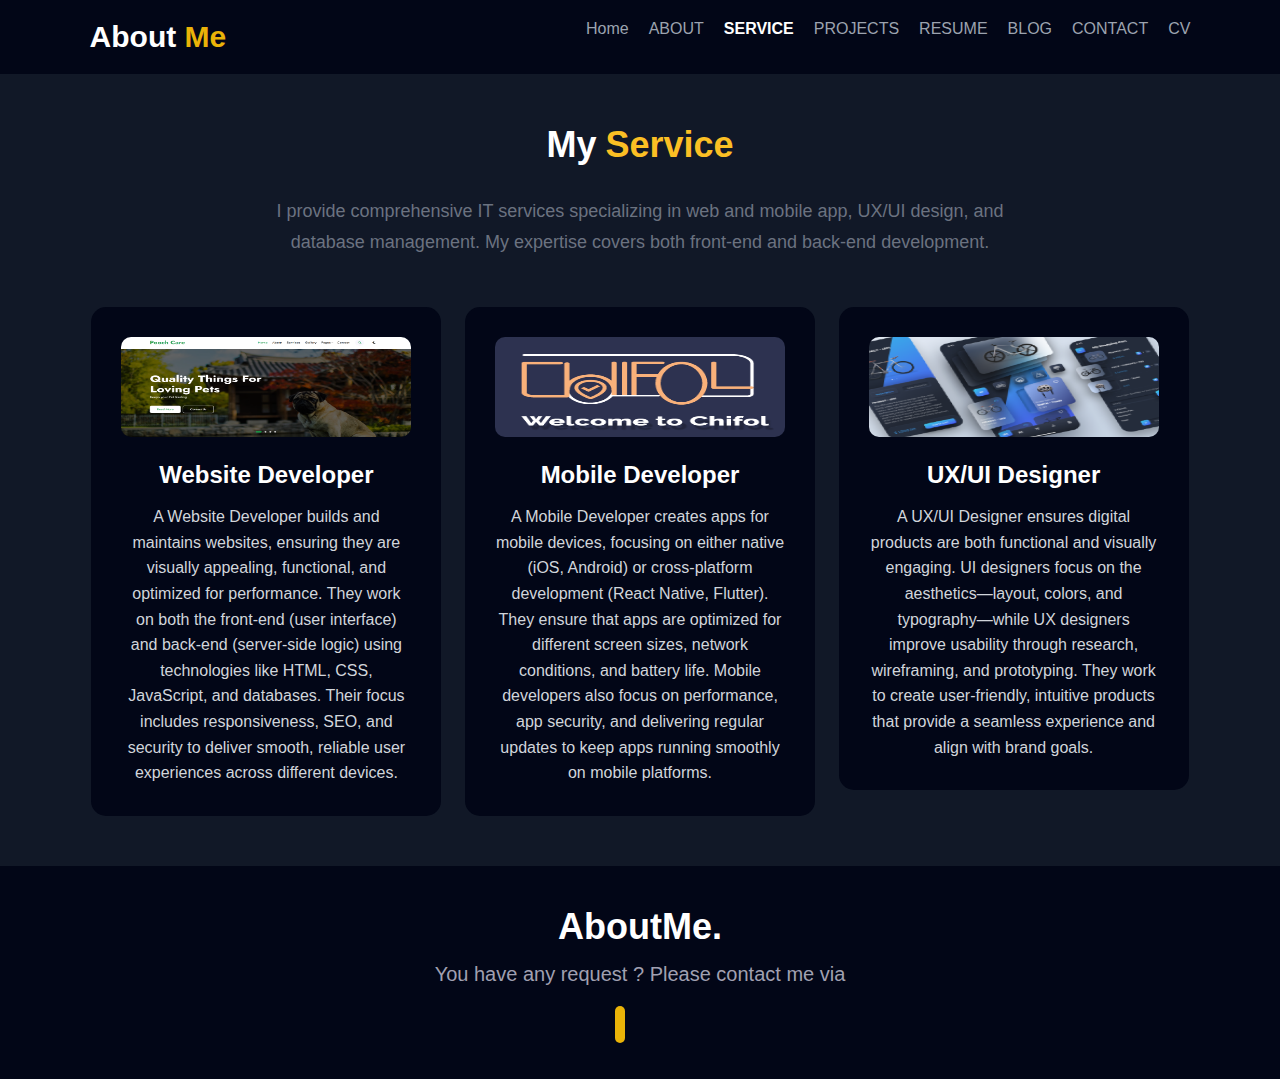
<file: routes/service.html>
<!DOCTYPE html>
<html lang="en">

<head>
  <meta charset="UTF-8" />
  <meta name="viewport" content="width=device-width, initial-scale=1.0" />

  <link rel="icon" href="../assets/Avt_Siba.jpg" type="image/x-icon" />
  <link rel="stylesheet" href="../css/index.css" />
  <link rel="stylesheet" href="https://cdnjs.cloudflare.com/ajax/libs/font-awesome/6.6.0/css/all.min.css"
    integrity="sha512-Kc323vGBEqzTmouAECnVceyQqyqdsSiqLQISBL29aUW4U/M7pSPA/gEUZQqv1cwx4OnYxTxve5UMg5GT6L4JJg=="
    crossorigin="anonymous" referrerpolicy="no-referrer" />

  <title>Service</title>
</head>

<body>
  <header>
    <div class="container navbar">
      <div class="logo">
        <span>About</span>
        <span class="me">Me</span>
      </div>

      <div class="navbarlist">
        <div class="nav_item"><a href="../index.html">Home</a></div>
        <div class="nav_item"><a href="./aboutMe.html">ABOUT</a></div>
        <div class="nav_item main"><a href="./service.html">SERVICE</a></div>
        <div class="nav_item "><a href="./project.html">PROJECTS</a></div>
        <div class="nav_item"><a href="./resume.html">RESUME</a></div>
        <div class="nav_item"><a href="./blog.html">BLOG</a></div>
        <div class="nav_item"><a href="./contact.html">CONTACT</a></div>
        <div class="nav_item">
          <a href="./cv.html">CV</a>
        </div>
      </div>
    </div>
  </header>

  <section class="myService">
    <div class="container">
      <div class="ser_title">
        <h1>
          <span>My</span>
          <span class="word">Service</span>
        </h1>

        <span class="description">
          I provide comprehensive IT services specializing in web and mobile
          app, UX/UI design, and database management. My expertise covers both
          front-end and back-end development.
        </span>
      </div>

      <div class="my_sers">
        <div class="my_service">
          <div class="ser_img">
            <img src="../assets/service1.png" alt="" />
          </div>
          <div class="in_ser">
            <h1>Website Developer</h1>
            <span>A Website Developer builds and maintains websites, ensuring
              they are visually appealing, functional, and optimized for
              performance. They work on both the front-end (user interface)
              and back-end (server-side logic) using technologies like HTML,
              CSS, JavaScript, and databases. Their focus includes
              responsiveness, SEO, and security to deliver smooth, reliable
              user experiences across different devices.
            </span>
          </div>
        </div>
        <div class="my_service">
          <div class="ser_img">
            <img src="../assets/service2.png" alt="" />
          </div>
          <div class="in_ser">
            <h1>Mobile Developer</h1>
            <span>A Mobile Developer creates apps for mobile devices, focusing on
              either native (iOS, Android) or cross-platform development
              (React Native, Flutter). They ensure that apps are optimized for
              different screen sizes, network conditions, and battery life.
              Mobile developers also focus on performance, app security, and
              delivering regular updates to keep apps running smoothly on
              mobile platforms.
            </span>
          </div>
        </div>
        <div class="my_service">
          <div class="ser_img">
            <img src="../assets/service3.png" alt="" />
          </div>
          <div class="in_ser">
            <h1>UX/UI Designer</h1>
            <span>A UX/UI Designer ensures digital products are both functional
              and visually engaging. UI designers focus on the
              aesthetics—layout, colors, and typography—while UX designers
              improve usability through research, wireframing, and
              prototyping. They work to create user-friendly, intuitive
              products that provide a seamless experience and align with brand
              goals.
            </span>
          </div>
        </div>
      </div>
    </div>
  </section>

  <footer class="footer">
    <div class="container">
      <h2>AboutMe.</h2>
      <p>You have any request ? Please contact me via</p>
      <div class="social-icons">
        <a href="https://www.facebook.com/ducemwatami/"><i class="fab fa-facebook"></i></a>
        <a href="www.linkedin.com/in/luu-duc-lhduc141
          "><i class="fab fa-linkedin"></i></a>
        <a href="https://www.instagram.com/"><i class="fab fa-instagram"></i></a>
      </div>
    </div>
  </footer>
</body>

</html>
</file>
<file: css/index.css>
*{
    margin: 0;
    padding:0;
    box-sizing: border-box;
}
.body, html{
    background-color: #020617;
    color: white;
    font-family: "Roboto", sans-serif;
}
.container{
    padding: 0px 7%;
}
a {
   cursor: pointer; 
}

/* Main Page ------------------------------------------------------------------------ */
/* Header */
header{
    margin: 20px 0px;
}
.navbar {
    display: flex;
    justify-content: space-between;  
}
.logo {
    font-size: 30px;
    font-weight: 700;
    width: 50%;
}
.me {
    color: #EAB308;
}
.navbarlist{
    display: flex;
}
.navbarlist .nav_item:not(:last-child){
    padding-right: 20px;
}
.navbarlist a{
    text-decoration: none;

    color: #9CA3AF;
}
.navbarlist a:hover{
    color: #fff;
    transition: all  0.3s ease-in-out;
}
.navbarlist .main a{
    color: #ffffff;
    font-weight: 700;
}
/*  */

/* Introduce */
.introduce{
    background-color: #111827;
    padding: 50px 0px;
}
.introduce .container{
    display: flex;
    justify-content: space-between;
    align-items: center;
}

.intro_left {
    width: 60%;
    
}
.intro_left .subtitle{
    color: #EAB308;
    font-size: 30px;
}
.intro_left .title{
    font-size: 45px;
    font-weight: 900;
    padding: 30px 0px;
}
.intro_left p{
    color: #6B7280;
    font-size: 20px;
    line-height: 30px;
}

.intro_right {
    width: 40%;
    text-align: right;
}
.intro_right img{
    width: 70%;
    border-radius: 5%;
}
/*  */

/* About me */
.aboutme .container{
    display: flex;
    justify-content: space-between;
    gap: 15%;
    align-items: center;
    margin: 50px 0px;
    padding-top: 50px;
}

.aboutme .about_left{
    width: 40%;
    color: #020617;
}
.aboutme .about_left div{
    border-radius: 24px;
    border: 16px solid #EAB308;
    width: 475px;
    height: 502px;

    position: absolute;
}
.aboutme .about_left img{
    width: 475px;
    height: 502px;
    border-radius: 5%;
    position: relative;
    left: 50px;
    top: -50px;
}

.aboutme .about_right{
    width: 60%;
}
.about_right .title{
    font-size: 42px;
    font-weight: 900;
    padding-bottom: 50px;
}
.about_right .title .me {
    color: #EAB308;
}
.about_right p{
    font-size: 20px;
    color: #9CA3AF;
    line-height: 35px;
}

/* Service  */
.myService {
    background-color: #111827;
    padding: 100px 0px;
}
.my_service_title {
    padding-bottom: 50px;
    width: 40%;
}
.my_service_title h1 {
    padding-bottom: 30px;
}
.my_service_title h1 span {
    font-size: 40px;
    font-weight: 700;
}
.my_service_title h1 .service_word {
    color: #EAB308;
}
.my_service_title .description{
    color: #6B7280;
    font-size: 20px;
    line-height: 30px;
    text-align: justify;
} 

.my_service {

    margin-top: 20px;
    background-color: #020617;
    border-radius: 20px;
    height: fit-content;
    width: 100%; 
    padding: 32px;
}
.services{
    display: flex;
    justify-content: space-between;
    gap: 40px;
}
.service{
    text-align: center;
    background-color: #020617;
    padding: 50px;
    border-radius: 20px;
}
.service h1 {
    margin: 0px 30px;
    font-size: 30px;
    font-weight: 700px;
    color: white;
    padding-bottom: 30px;
}
.service span{
    color: #6B7280;
    font-size: 18px;
    line-height: 1.5;
}

/* Experience  */
.myExperience {
    padding: 100px 0px;
}
.exp_title {
    max-width: 40%;
    padding-bottom: 50px;
}
.exp_title h1 {
    padding-bottom: 30px;
}
.exp_title h1 span {
    font-size: 40px;
    font-weight: 700;
}
.exp_title h1 .service_word {
    color: #EAB308;
}
.exp_title .description{
    color: #6B7280;
    font-size: 20px;
    line-height: 30px;
    text-align: justify;
}

.exps {
    display: flex;
    justify-content: center;
    gap: 30px;
}
.exp_inner{
    background-color: #111827;
    border-radius: 10px;
    box-shadow: 2px 2px 10px 0px rgba(255, 255, 255, 0.4);
    padding: 20px;
    line-height: 30px;
}
.exp_inner h3{
    font-size: 20px;
    font-weight: 300;
}
.exp_inner h1{
    font-size: 26px;
    font-weight: 700;
    color: #EAB308;
}
.exp_inner h4{
    font-size: 16px;
    padding-bottom: 20px;
}
.exp_inner div{
    padding: 20px;
}

/* Form */
.form {
    background-color: #111827;
    padding: 10px
}
.form_header{
    text-align: center;
    padding: 0 20%;
}
.form_header h1 {
    font-size: 40px;
    font-weight: 700;
}
.form_header h1 .form_word {
    color: #EAB308;
}
.form_header .description{
    color: #6B7280;
    font-size: 20px;
    line-height: 30px;
    text-align: justify;
}

.contact-form {
    width: 100%;
    margin: 50px auto;
    border-radius: 8px;
}

.input-group {
    margin-bottom: 20px;
}
input[type="text"],
textarea {
    width: 100%;
    padding: 10px;
    background-color: #3a3d4d;
    color: #ffffff;
    border: none;
    border-radius: 4px;
    font-size: 14px;
}

textarea {
    height: 100px;
}

.submit-btn {
    width: 100%;
    padding: 10px;
    background-color: #f4b400;
    color: #ffffff;
    border-radius: 4px;
    cursor: pointer;
    font-size: 16px;
    font-weight: bold;
}

/* Footer  */
.footer {
    padding: 40px 0;
    text-align: center;
    color: #f3f3f3;
    margin: 0px 30%;
}
.footer h2 {
    font-size: 36px;
    font-weight: 700;
    color: white;
    margin-bottom: 15px;
}
.footer p {
    font-size: 20px;
    color: #a0a0b1;
    margin-bottom: 25px;
}
.social-icons {
    margin-top: 20px;   
}
.social-icons a {
    margin: 0 10px;
    color: #9CA3AF;
    font-size: 24px;
    transition: color 0.3s;
}
.social-icons a:hover {
    color: #EAB308;
}
.social-icons a:first-child {
    background-color: #EAB308;
    padding: 5px;
    border-radius: 5px;
    color: white;
}


/* AboutMe ----------------------------------------------------------------------- */
.myAbility {
    background-color: #111827;
    padding: 50px 0;
}
.myAbility .my_service_title {
    width: 80%;
}
.about_card {
    width: 100%;
    display: flex;
    gap: 10px;
}

.left-side {
    width: 40%;
    height: 100%;
}

.large-card, .small-card {
    background-color: #020617;
    padding: 10%;
    border-radius: 10px;
    text-align: center;
}

.large-card h2, .small-card h2 {
    font-size: 30px;
    color: #EAB308;
    margin-bottom: 15px;
    font-weight: bold;
}

.large-card p, .small-card p {
    font-size: 20px;
    line-height: 1.6;
    text-align: justify

}

.right-side {
    width: 60%;
    display: grid;
    grid-template-columns: 1fr 1fr;
    gap: 10px;
}

.small-card {
    padding: 5% 10%;
}

.ability_title{
    padding: 30px 0;
    text-align: justify;
}
.ability_title h1{
    text-align: center;
    font-size: 35px;
    padding: 20px 0;
}
.ability_title h1 .word{
    color: #EAB308;
}
.ability_title .description {
    color: #9CA3AF;
    font-size: 20px;
}


/* Service ----------------------------------------------------------------------------- */
.myService {
    background-color: #111827; 
    padding: 50px 0; 
}

.ser_title {
    text-align: center;
    margin: 0 auto;
    padding-bottom: 50px;
    max-width: 800px; 
}

.ser_title h1 {
    padding-bottom: 30px;
}

.ser_title h1 span {
    font-size: 36px;
    font-weight: bold;
}

.ser_title h1 .word {
    color: #fbbf24; 
}

.ser_title .description {
    color: #6B7280; 
    font-size: 18px;
    line-height: 1.7;
    text-align: justify;
}


.my_sers {
    display: flex;
    flex-wrap: wrap; 
    gap: 20px; 
}

.my_service {
    display: flex;
    flex-direction: column; 
    background-color: #020617; 
    border-radius: 15px;
    padding: 30px;
    flex: 1 1 30%; 
    max-width: 350px; 
    margin: 0 auto; 
    transition: transform 0.3s ease-in-out; 
}

.my_service:hover {
    transform: translateY(-10px); 
}

.in_ser {
    margin-top: 20px;
    text-align: center; 
}

.my_service h1 {
    font-size: 24px;
    font-weight: bold;
    color: white;
    margin-bottom: 15px; 
}

.my_service span {
    color: #d1d5db; 
    font-size: 16px;
    line-height: 1.6;
}

.my_service .ser_img img {
    height: 100px;
    width: 100%;
    border-radius: 10px; 
}

/* PROJECT ---------------------------------------------- */
.project_title h1{
    font-size: 2rem;
    text-align: center;
    padding-bottom: 20px;
}
.project_title h1 span:last-child{
    color: #f4b400;
}
.project_title div {
    margin: 0 20%;
    text-align: justify;
}
.project_title .desc{
    color: #6B7280;
    font-size: 20px;
    line-height: 1.5;
}

.main_project {
    display: flex;
    gap: 10px;
    padding-top: 30px;
}
.main_project .left_project{
    width: 50%;
}
.main_project .left_project img, .main_project .right_project img{
    height: 100%;
    width: 100%;
    border-radius: 20px;
}

.main_project .right_project {
    display: grid;
    grid-template-columns: 1fr 1fr; 
    grid-gap: 10px; 
    width: 100%;
    max-width: 600px;
    margin: 0 auto;
}

/* RESUME ---------------------------------------------- */
.resume{
    background-color: #111827;
    padding: 50px 0;
}
h1.name {
    font-size: 36px;
    font-weight: bold;
    color: #EAB308;
    margin-bottom: 10px;
    text-transform: uppercase;
}

h2.title {
    font-size: 28px;
    color: #3a3d4d;
    margin-bottom: 20px;
    text-transform: uppercase;
}
a {
    color: #4CAF50;
    text-decoration: none;
}

a:hover {
    text-decoration: underline;
}

.contact-info ul, .links ul, .about ul, .education ul, .skills ul, .languages ul, .courses ul, .work-experience ul {
    margin-bottom: 20px;
    margin-left: 15px;

}

.education ul, .work-experience ul {
    margin-left: 15px;
}

.work-experience ul li ul {
    margin-left: 15px;
}

.about, .skills {
    padding-bottom: 20px;
}


/* Blog -----------------------------------------------  */

/* Blog Section */
.my_blog {
    padding: 50px 0;
    background-color: #111827;
}
  
.blog-cards {
    display: flex;
    gap: 20px;
    flex-wrap: wrap;
    justify-content: space-between;
}

.blog-card {
    background-color: #020617;
    border-radius: 10px;
    overflow: hidden;
    max-width: 30%;
    width: 100%;
    box-shadow: 0 4px 8px rgba(0, 0, 0, 0.1);
    transition: transform 0.3s ease;
}

.blog-card:hover {
    transform: translateY(-10px);
}

.blog-image img {
    width: 100%;
    height: auto;
    display: block;
}

.blog-content {
    padding: 20px;
}

.blog-content h3 {
    font-size: 1.5rem;
    color: #eab308;
    margin-bottom: 15px;
}

.blog-content p {
    color: #9ca3af;
    font-size: 1rem;
    line-height: 1.6;
    margin-bottom: 20px;
}

.read-more {
    color: #eab308;
    text-decoration: none;
    font-weight: bold;
    transition: color 0.3s ease;
}

.read-more:hover {
    color: #fff;
}

/* My CV ---------------------------------------------------- */
.my_cv{
    background-color: #fff;
}
.main_sec {
    /* background-color: #fff; */
    display: flex;
    justify-content: space-between;
    justify-items: center;
    text-align: center;
    gap: 20px;
    padding: 2px;
    color: black;
}
.main_left {
    flex: 2;
    border: #020617 solid 2px;
}
.main_right {
    border: #020617 solid 2px;
    flex: 7;
}
/* header  */
.header_logo img {
    width: 70px;
    height: 20%;
}
.header_logo span {
    font-weight: 700;
}
/* nav  */
.cv_nav {
    display: flex;
    justify-content: center;
    align-items: center;
    gap: 4px;
    font-size: 14px;
}
/* title */
.cv_title {
    padding-top: 10px;
}
.cv_title span {
    font-size: 14px;
    color: #6B7280;
}
/* hr */
hr.divide{
    height: 3px;
    background-color: #020617;
    margin: 5px 0;
}
/* project */
section.projects, section.work_exp{
    border-radius: 5px;
}
.main_left .projects h2, .main_left .proj, .main_left .work_exp h2, 
.wexp_item, .main_left .education h2
{
    border-bottom: solid 1px #020617;
    padding: 10px 0;
}
.projects .project_list .proj, .main_left .wexp_item{
    background-color:#d1d5db;
}
.wexp_inner, .education p, .education ul{
    padding: 0 20px;
    text-align: left;
}
.main_left .education h2 {
    margin-bottom: 10px;
}
.main_left .review .review_inner{
    text-align: left;
    margin: 20px;
    border: #020617 solid 1px;
    padding: 10px;
    border-radius: 10px;
}
.main_left .review .review_inner div p {
    color: #6B7280;
}
.main_left .review .review_inner div {
    padding-top: 10px;
}
.main_left .review div:last-child {
    padding-bottom: 20px;
}

.main_right .ml_header .header_logo{
    padding-left: 20px;
    display: flex;
    gap: 20px;
    align-items: center;
}
.header_nav {
    display: flex;
    align-items: center;
    justify-content: space-between;
    padding: 0 20px;
}
.main_right .cv_title{
    padding-bottom: 50px;
    border-bottom: #020617 1px solid;
    border-collapse: collapse;
}
.main_right .cv_title h2{
    font-size: 3rem;
    padding-bottom: 20px;
}

.multi_sec {
    display: flex; 
    border-bottom: 1px solid #020617;
}
.sec:first-child {
    flex: 2
}
.sec {
    flex: 4;
    border-right: #020617 solid 1px;
    border-collapse: collapse;
    text-align: left;
}
.sec h2 {
    padding: 20px;
}
.sec .project_list {
    background-color: none;
}
.sec .project_list .proj:not(:last-child){
    border-bottom: solid 1px #020617;
    padding: 10px 0;
}
.sec .project_list .proj:last-child{
    padding: 10px 0;
}
.sec .project_list .proj p {
    padding-left: 20px;
}
.teacher_review {
    padding-top: 50px;
}
.teacher_review h2 {
    padding-bottom: 20px;
}
.teacher_review .copyright{
    padding-top: 50px;
}
.teacher_review .review_list{
    display: flex;
    text-align: left;
    gap: 10px;
}
.teacher_review .review_list .review_inner {
    border: #020617 1px solid ;
    border-radius: 10px;
    padding: 20px;
    margin: 10px;
}
.teacher_review .review_list .review_inner div{
    color: #6B7280;
    padding-top: 10px;
}
</file>
